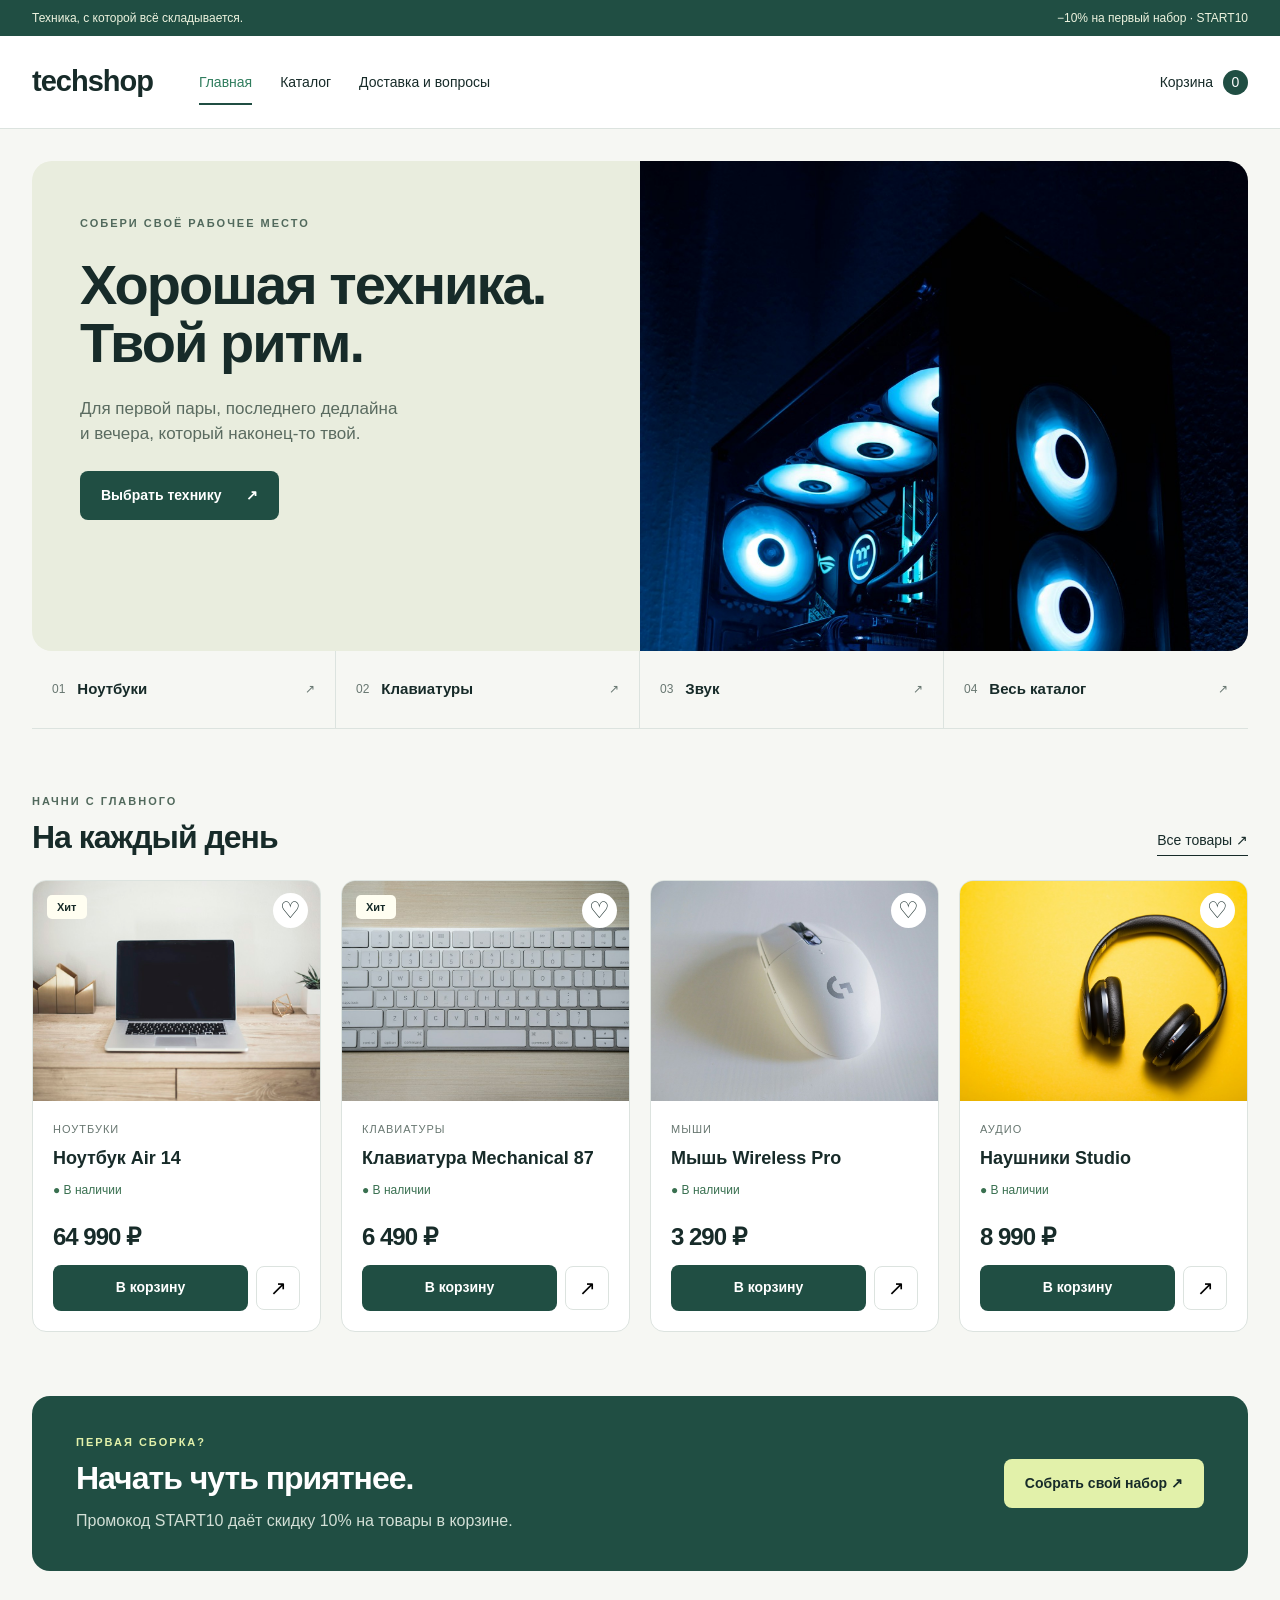
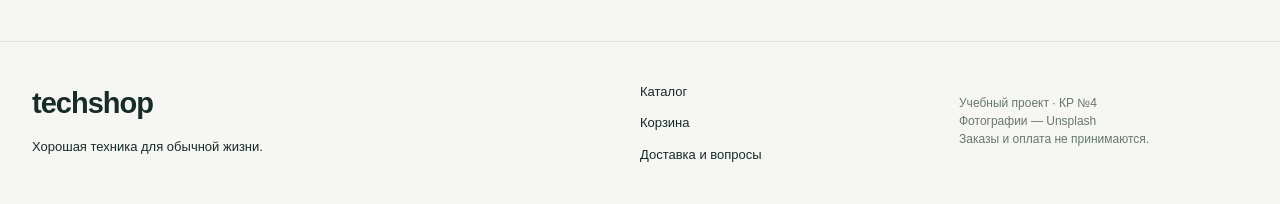
<file: index.html>
<!doctype html>
<html lang="ru">
  <head>
    <meta charset="utf-8" />
    <meta name="viewport" content="width=device-width, initial-scale=1" />
    <meta
      name="description"
      content="techshop — техника для учёбы, работы и отдыха. Техника для твоих задач."
    />
    <title>Техника для твоих задач — techshop</title>
    <link rel="stylesheet" href="css/style.css" />
    <link rel="stylesheet" href="css/responsive.css" />
    <script src="js/data.js" defer></script>
    <script src="js/cart.js" defer></script>
    <script src="js/catalog.js" defer></script>
    <script src="js/modal.js" defer></script>
    <script src="js/validation.js" defer></script>
    <script src="js/main.js?v=2" defer></script>
  </head>
  <body>
    <a class="skip-link" href="#main-content">Перейти к содержимому</a>
    <div class="topbar">
      <div class="container">
        <span>Техника, с которой всё складывается.</span
        ><span>−10% на первый набор · START10</span>
      </div>
    </div>
    <header class="site-header">
      <div class="container header-inner">
        <a class="brand" href="index.html">techshop</a><button
          class="menu-toggle secondary"
          type="button"
          aria-expanded="false"
          aria-controls="site-menu"
          hidden
        >
          Меню
        </button>
        <nav id="site-menu" aria-label="Основная навигация">
          <a href="index.html" aria-current="page">Главная</a
          ><a href="catalog.html">Каталог</a
          ><a href="contacts.html">Доставка и вопросы</a>
        </nav>
        <a class="cart-link" href="cart.html"
          >Корзина <span class="cart-count">0</span></a
        >
      </div>
    </header>
    <main class="container" id="main-content" tabindex="-1">
      <noscript
        ><p class="notice">
          Для каталога и корзины включите JavaScript в браузере.
        </p></noscript
      >
      <section class="hero">
        <div class="hero-copy">
          <p class="eyebrow">СОБЕРИ СВОЁ РАБОЧЕЕ МЕСТО</p>
          <h1>
            Хорошая техника.<br />
            Твой ритм.
          </h1>
          <p>
            Для первой пары, последнего дедлайна<br />
            и вечера, который наконец-то твой.
          </p>
          <a class="button" href="catalog.html"
            >Выбрать технику <span aria-hidden="true">↗</span></a
          >
          <div class="hero-tags">
            <span>Ноутбуки</span><span>Периферия</span><span>Аудио</span>
          </div>
        </div>
        <div class="hero-photo">
          <img
            src="images/product-6.jpg"
            alt="Компьютерная сборка с подсветкой"
            width="1000"
            height="900"
          />

        </div>
      </section>
      <section class="category-strip" aria-label="Категории">
        <a href="catalog.html?category=laptops"
          >01 <strong>Ноутбуки</strong> ↗</a
        ><a href="catalog.html?category=keyboards"
          >02 <strong>Клавиатуры</strong> ↗</a
        ><a href="catalog.html?category=audio">03 <strong>Звук</strong> ↗</a
        ><a href="catalog.html">04 <strong>Весь каталог</strong> ↗</a>
      </section>
      <section class="section">
        <div class="section-heading">
          <div>
            <p class="eyebrow">НАЧНИ С ГЛАВНОГО</p>
            <h2>На каждый день</h2>
          </div>
          <a href="catalog.html">Все товары ↗</a>
        </div>
        <div class="products-grid" id="featured"></div>
      </section>
      <section class="offer">
        <div>
          <p class="eyebrow">ПЕРВАЯ СБОРКА?</p>
          <h2>Начать чуть приятнее.</h2>
          <p>Промокод START10 даёт скидку 10% на товары в корзине.</p>
        </div>
        <a class="button light" href="catalog.html">Собрать свой набор ↗</a>
      </section>
    </main>
    <footer>
      <div class="container footer-grid">
        <div>
          <a class="brand" href="index.html">techshop</a>
          <p>Хорошая техника для обычной жизни.</p>
        </div>
        <div>
          <a href="catalog.html">Каталог</a><a href="cart.html">Корзина</a
          ><a href="contacts.html">Доставка и вопросы</a>
        </div>
        <p class="small muted">
          Учебный проект · КР №4<br />
          Фотографии — Unsplash<br />
          Заказы и оплата не принимаются.
        </p>
      </div>
    </footer>
    <div class="toast" id="toast" role="status" hidden></div>
    <dialog id="quick-view" aria-labelledby="quick-title">
      <button
        class="close-dialog secondary"
        type="button"
        aria-label="Закрыть просмотр"
      >
        ×
      </button>
      <div id="quick-content"></div>
    </dialog>
  </body>
</html>
</file>
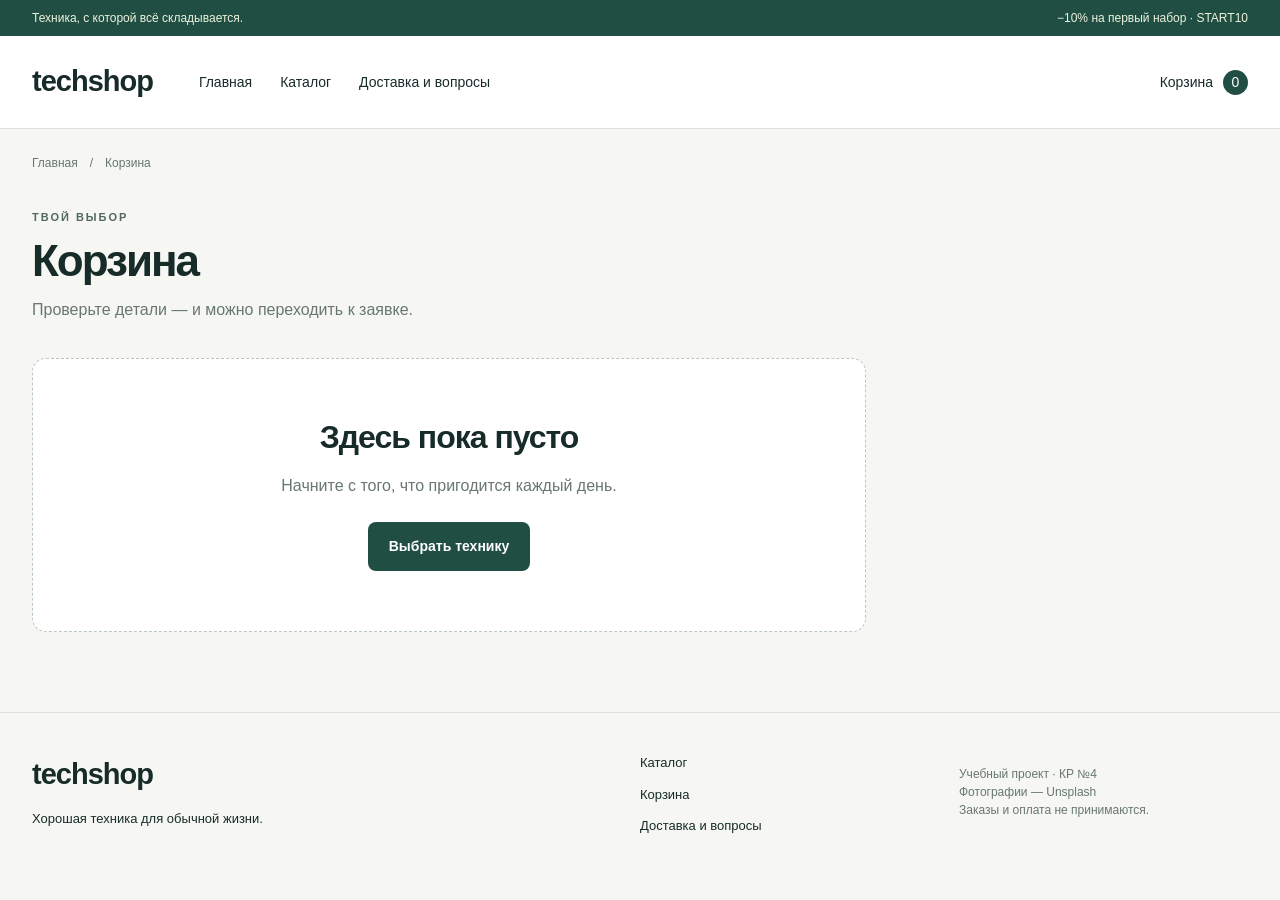
<file: cart.html>
<!doctype html>
<html lang="ru">
  <head>
    <meta charset="utf-8" />
    <meta name="viewport" content="width=device-width, initial-scale=1" />
    <meta
      name="description"
      content="techshop — техника для учёбы, работы и отдыха. Корзина."
    />
    <title>Корзина — techshop</title>
    <link rel="stylesheet" href="css/style.css" />
    <link rel="stylesheet" href="css/responsive.css" />
    <script src="js/data.js" defer></script>
    <script src="js/cart.js" defer></script>
    <script src="js/catalog.js" defer></script>
    <script src="js/modal.js" defer></script>
    <script src="js/validation.js" defer></script>
    <script src="js/main.js?v=2" defer></script>
  </head>
  <body>
    <a class="skip-link" href="#main-content">Перейти к содержимому</a>
    <div class="topbar">
      <div class="container">
        <span>Техника, с которой всё складывается.</span
        ><span>−10% на первый набор · START10</span>
      </div>
    </div>
    <header class="site-header">
      <div class="container header-inner">
        <a class="brand" href="index.html">techshop</a><button
          class="menu-toggle secondary"
          type="button"
          aria-expanded="false"
          aria-controls="site-menu"
          hidden
        >
          Меню
        </button>
        <nav id="site-menu" aria-label="Основная навигация">
          <a href="index.html">Главная</a><a href="catalog.html">Каталог</a
          ><a href="contacts.html">Доставка и вопросы</a>
        </nav>
        <a class="cart-link" href="cart.html"
          >Корзина <span class="cart-count">0</span></a
        >
      </div>
    </header>
    <main class="container" id="main-content" tabindex="-1">
      <p class="breadcrumbs">
        <a href="index.html">Главная</a><span>/</span>Корзина
      </p>
      <noscript
        ><p class="notice">
          Для каталога и корзины включите JavaScript в браузере.
        </p></noscript
      >
      <div class="page-heading">
        <p class="eyebrow">ТВОЙ ВЫБОР</p>
        <h1>Корзина</h1>
        <p>Проверьте детали — и можно переходить к заявке.</p>
      </div>
      <div class="checkout-layout">
        <section id="cart-items" aria-label="Товары в корзине"></section>
        <aside class="summary" id="cart-summary">
          <h2>Итого</h2>
          <p class="summary-line">
            <span>Товары</span><strong id="subtotal"></strong>
          </p>
          <label for="promo">Есть промокод?</label>
          <div class="promo-row">
            <input id="promo" placeholder="START10" /><button
              class="button secondary"
              id="apply-promo"
              type="button"
            >
              Применить
            </button>
          </div>
          <p id="promo-message" role="status"></p>
          <p class="summary-line">
            <span>Скидка</span><strong id="discount"></strong>
          </p>
          <p class="total" id="cart-total"></p>
          <a class="button wide" href="order.html">Оформить заявку ↗</a>
          <p class="muted small">
            Доставку или самовывоз выберем на следующем шаге.
          </p>
        </aside>
      </div>
    </main>
    <footer>
      <div class="container footer-grid">
        <div>
          <a class="brand" href="index.html">techshop</a>
          <p>Хорошая техника для обычной жизни.</p>
        </div>
        <div>
          <a href="catalog.html">Каталог</a><a href="cart.html">Корзина</a
          ><a href="contacts.html">Доставка и вопросы</a>
        </div>
        <p class="small muted">
          Учебный проект · КР №4<br />Фотографии — Unsplash<br />Заказы и оплата
          не принимаются.
        </p>
      </div>
    </footer>
    <div class="toast" id="toast" role="status" hidden></div>
    <dialog id="quick-view" aria-labelledby="quick-title">
      <button
        class="close-dialog secondary"
        type="button"
        aria-label="Закрыть просмотр"
      >
        ×
      </button>
      <div id="quick-content"></div>
    </dialog>
  </body>
</html>
</file>
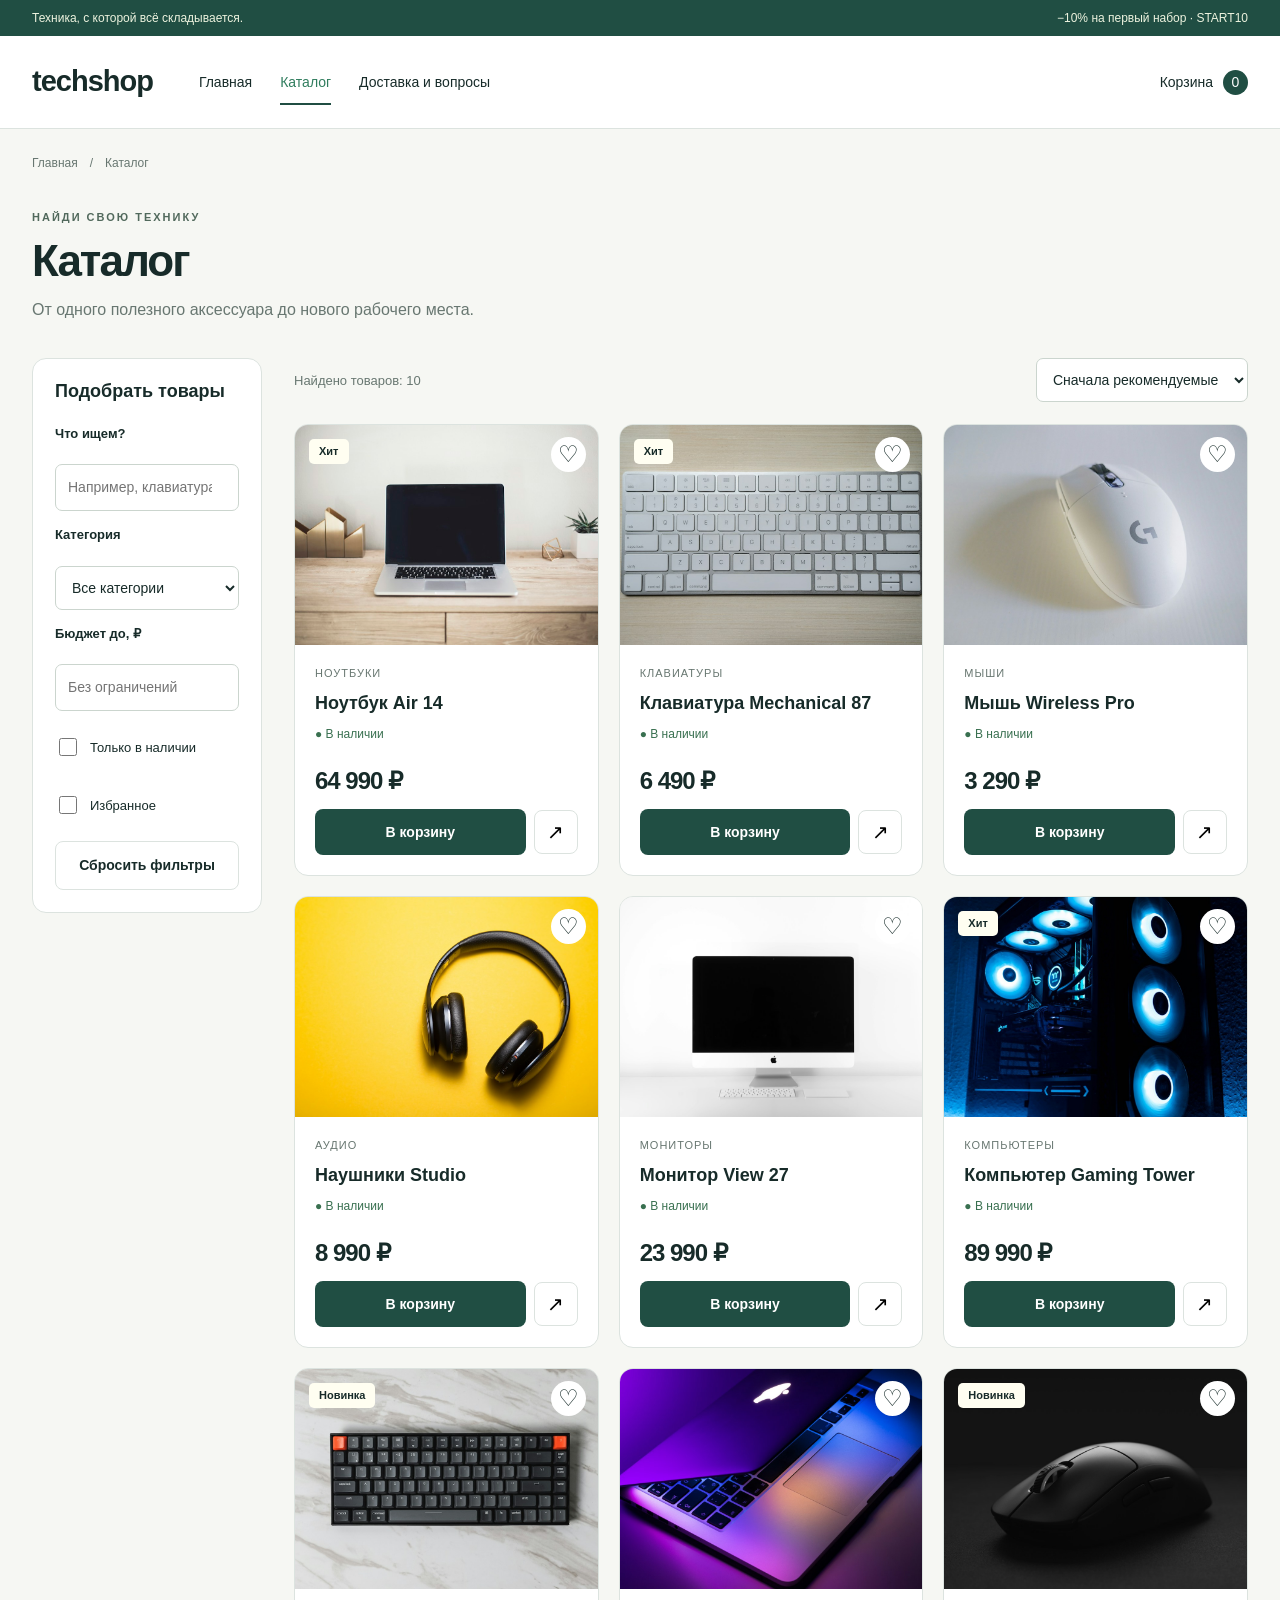
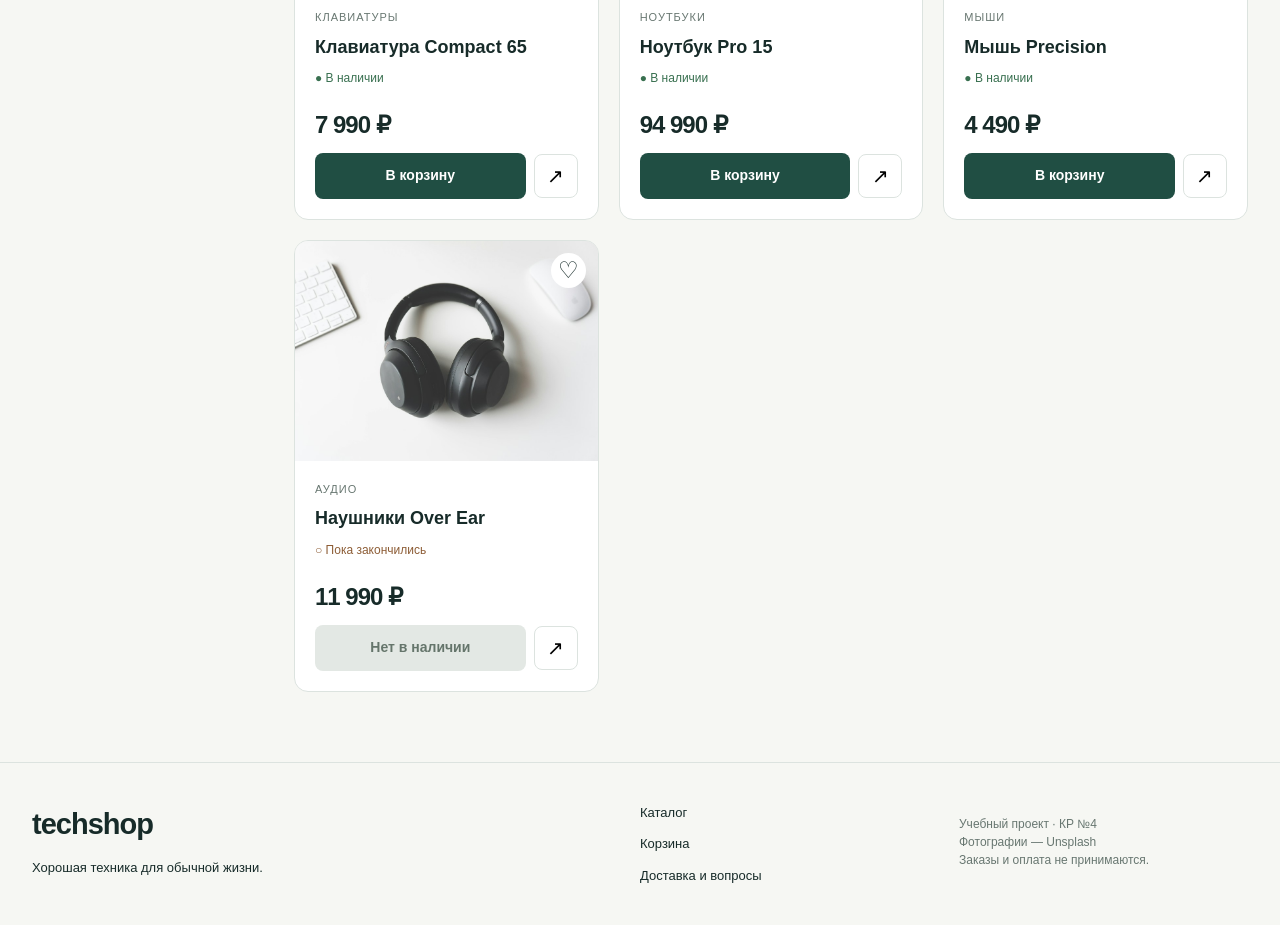
<file: catalog.html>
<!doctype html>
<html lang="ru">
  <head>
    <meta charset="utf-8" />
    <meta name="viewport" content="width=device-width, initial-scale=1" />
    <meta
      name="description"
      content="techshop — техника для учёбы, работы и отдыха. Каталог."
    />
    <title>Каталог — techshop</title>
    <link rel="stylesheet" href="css/style.css" />
    <link rel="stylesheet" href="css/responsive.css" />
    <script src="js/data.js" defer></script>
    <script src="js/cart.js" defer></script>
    <script src="js/catalog.js" defer></script>
    <script src="js/modal.js" defer></script>
    <script src="js/validation.js" defer></script>
    <script src="js/main.js?v=2" defer></script>
  </head>
  <body>
    <a class="skip-link" href="#main-content">Перейти к содержимому</a>
    <div class="topbar">
      <div class="container">
        <span>Техника, с которой всё складывается.</span
        ><span>−10% на первый набор · START10</span>
      </div>
    </div>
    <header class="site-header">
      <div class="container header-inner">
        <a class="brand" href="index.html">techshop</a><button
          class="menu-toggle secondary"
          type="button"
          aria-expanded="false"
          aria-controls="site-menu"
          hidden
        >
          Меню
        </button>
        <nav id="site-menu" aria-label="Основная навигация">
          <a href="index.html">Главная</a
          ><a href="catalog.html" aria-current="page">Каталог</a
          ><a href="contacts.html">Доставка и вопросы</a>
        </nav>
        <a class="cart-link" href="cart.html"
          >Корзина <span class="cart-count">0</span></a
        >
      </div>
    </header>
    <main class="container" id="main-content" tabindex="-1">
      <p class="breadcrumbs">
        <a href="index.html">Главная</a><span>/</span>Каталог
      </p>
      <noscript
        ><p class="notice">
          Для каталога и корзины включите JavaScript в браузере.
        </p></noscript
      >
      <div class="page-heading">
        <p class="eyebrow">НАЙДИ СВОЮ ТЕХНИКУ</p>
        <h1>Каталог</h1>
        <p>От одного полезного аксессуара до нового рабочего места.</p>
      </div>
      <div class="catalog-layout">
        <aside class="filters">
          <h2>Подобрать товары</h2>
          <label for="search">Что ищем?</label
          ><input
            id="search"
            type="search"
            placeholder="Например, клавиатура"
          /><label for="category">Категория</label
          ><select id="category">
            <option value="">Все категории</option>
            <option value="laptops">Ноутбуки</option>
            <option value="computers">Компьютеры</option>
            <option value="keyboards">Клавиатуры</option>
            <option value="mice">Мыши</option>
            <option value="audio">Аудио</option>
            <option value="monitors">Мониторы</option></select
          ><label for="max-price">Бюджет до, ₽</label
          ><input
            id="max-price"
            type="number"
            min="0"
            placeholder="Без ограничений"
          /><label class="check"
            ><input type="checkbox" id="available" /> Только в наличии</label
          ><label class="check"
            ><input type="checkbox" id="favorites-only" /> Избранное</label
          ><button type="button" class="button secondary" id="reset-filters">
            Сбросить фильтры
          </button>
        </aside>
        <section aria-label="Товары">
          <div class="catalog-toolbar">
            <p id="results-count" role="status"></p>
            <div>
              <label for="sort" class="sr-only">Сортировка</label
              ><select id="sort">
                <option value="default">Сначала рекомендуемые</option>
                <option value="cheap">Сначала дешевле</option>
                <option value="expensive">Сначала дороже</option>
                <option value="name">По названию: А–Я</option>
              </select>
            </div>
          </div>
          <div class="products-grid" id="catalog-products"></div>
          <div class="empty" id="empty-results" hidden>
            <span aria-hidden="true">⌕</span>
            <h2>Пока ничего не нашлось</h2>
            <p>Попробуйте другое название или уберите часть фильтров.</p>
            <button type="button" class="button" data-reset>
              Показать все товары
            </button>
          </div>
        </section>
      </div>
    </main>
    <footer>
      <div class="container footer-grid">
        <div>
          <a class="brand" href="index.html">techshop</a>
          <p>Хорошая техника для обычной жизни.</p>
        </div>
        <div>
          <a href="catalog.html">Каталог</a><a href="cart.html">Корзина</a
          ><a href="contacts.html">Доставка и вопросы</a>
        </div>
        <p class="small muted">
          Учебный проект · КР №4<br />Фотографии — Unsplash<br />Заказы и оплата
          не принимаются.
        </p>
      </div>
    </footer>
    <div class="toast" id="toast" role="status" hidden></div>
    <dialog id="quick-view" aria-labelledby="quick-title">
      <button
        class="close-dialog secondary"
        type="button"
        aria-label="Закрыть просмотр"
      >
        ×
      </button>
      <div id="quick-content"></div>
    </dialog>
  </body>
</html>
</file>
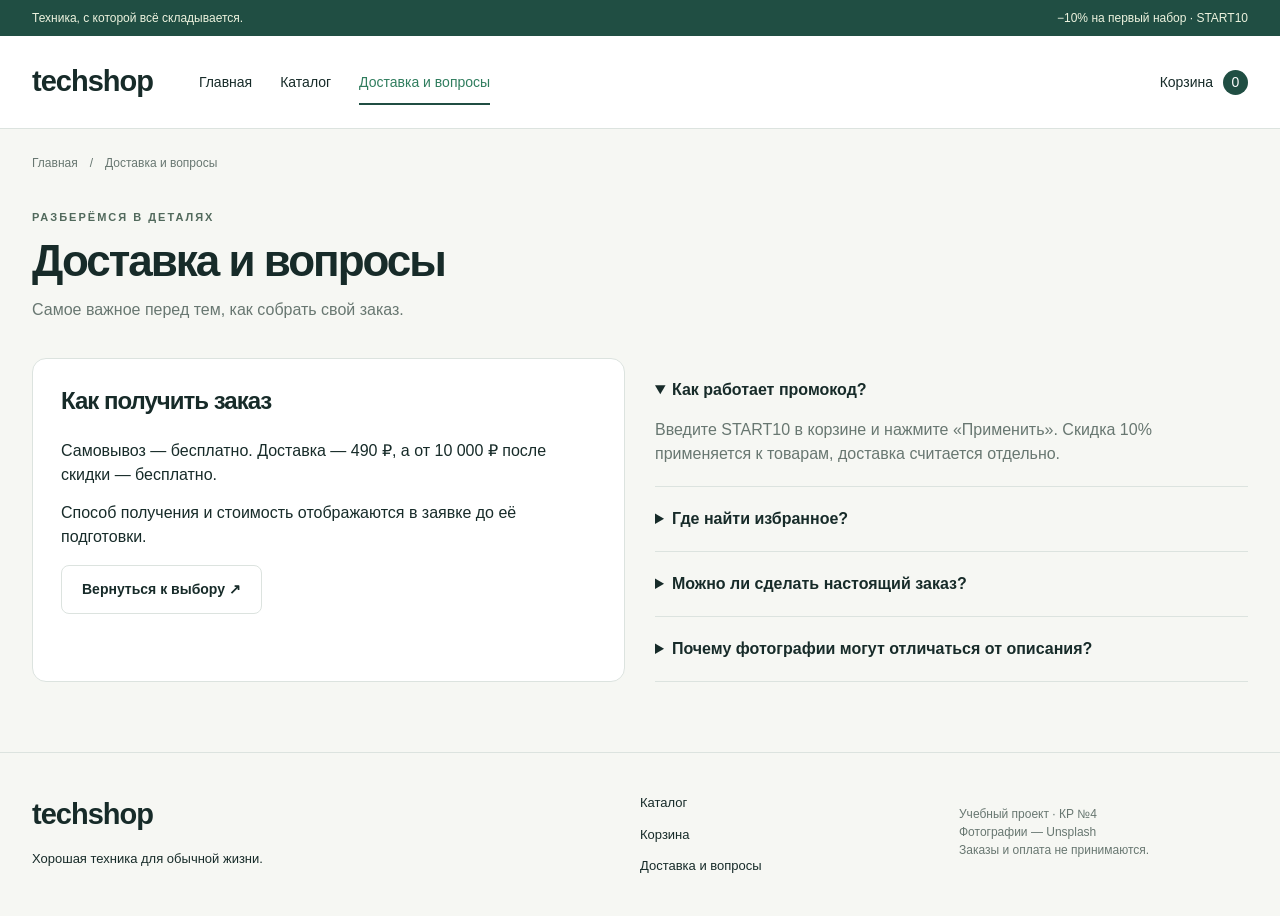
<file: contacts.html>
<!doctype html>
<html lang="ru">
  <head>
    <meta charset="utf-8" />
    <meta name="viewport" content="width=device-width, initial-scale=1" />
    <meta
      name="description"
      content="techshop — техника для учёбы, работы и отдыха. Доставка и вопросы."
    />
    <title>Доставка и вопросы — techshop</title>
    <link rel="stylesheet" href="css/style.css" />
    <link rel="stylesheet" href="css/responsive.css" />
    <script src="js/data.js" defer></script>
    <script src="js/cart.js" defer></script>
    <script src="js/catalog.js" defer></script>
    <script src="js/modal.js" defer></script>
    <script src="js/validation.js" defer></script>
    <script src="js/main.js?v=2" defer></script>
  </head>
  <body>
    <a class="skip-link" href="#main-content">Перейти к содержимому</a>
    <div class="topbar">
      <div class="container">
        <span>Техника, с которой всё складывается.</span
        ><span>−10% на первый набор · START10</span>
      </div>
    </div>
    <header class="site-header">
      <div class="container header-inner">
        <a class="brand" href="index.html">techshop</a><button
          class="menu-toggle secondary"
          type="button"
          aria-expanded="false"
          aria-controls="site-menu"
          hidden
        >
          Меню
        </button>
        <nav id="site-menu" aria-label="Основная навигация">
          <a href="index.html">Главная</a><a href="catalog.html">Каталог</a
          ><a href="contacts.html" aria-current="page">Доставка и вопросы</a>
        </nav>
        <a class="cart-link" href="cart.html"
          >Корзина <span class="cart-count">0</span></a
        >
      </div>
    </header>
    <main class="container" id="main-content" tabindex="-1">
      <p class="breadcrumbs">
        <a href="index.html">Главная</a><span>/</span>Доставка и вопросы
      </p>
      <noscript
        ><p class="notice">
          Для каталога и корзины включите JavaScript в браузере.
        </p></noscript
      >
      <div class="page-heading">
        <p class="eyebrow">РАЗБЕРЁМСЯ В ДЕТАЛЯХ</p>
        <h1>Доставка и вопросы</h1>
        <p>Самое важное перед тем, как собрать свой заказ.</p>
      </div>
      <div class="info-grid">
        <section class="form-panel">
          <h2>Как получить заказ</h2>
          <p>
            Самовывоз — бесплатно. Доставка — 490 ₽, а от 10 000 ₽ после скидки
            — бесплатно.
          </p>
          <p>
            Способ получения и стоимость отображаются в заявке до её подготовки.
          </p>
          <a class="button secondary" href="catalog.html"
            >Вернуться к выбору ↗</a
          >
        </section>
        <section class="faq">
          <details open>
            <summary>Как работает промокод?</summary>
            <p>
              Введите START10 в корзине и нажмите «Применить». Скидка 10%
              применяется к товарам, доставка считается отдельно.
            </p>
          </details>
          <details>
            <summary>Где найти избранное?</summary>
            <p>
              Нажмите сердечко у товара, затем включите фильтр «Избранное» в
              каталоге. Выбор сохранится в этом браузере.
            </p>
          </details>
          <details>
            <summary>Можно ли сделать настоящий заказ?</summary>
            <p>
              Пока нет: это демонстрация магазина. Заявка проверяется и
              подготавливается на странице, данные никуда не отправляются.
            </p>
          </details>
          <details>
            <summary>Почему фотографии могут отличаться от описания?</summary>
            <p>
              В каталоге используются фотографии техники с Unsplash. Названия,
              характеристики и цены приведены для учебного примера, это не
              предложения конкретных производителей.
            </p>
          </details>
        </section>
      </div>
    </main>
    <footer>
      <div class="container footer-grid">
        <div>
          <a class="brand" href="index.html">techshop</a>
          <p>Хорошая техника для обычной жизни.</p>
        </div>
        <div>
          <a href="catalog.html">Каталог</a><a href="cart.html">Корзина</a
          ><a href="contacts.html">Доставка и вопросы</a>
        </div>
        <p class="small muted">
          Учебный проект · КР №4<br />Фотографии — Unsplash<br />Заказы и оплата
          не принимаются.
        </p>
      </div>
    </footer>
    <div class="toast" id="toast" role="status" hidden></div>
    <dialog id="quick-view" aria-labelledby="quick-title">
      <button
        class="close-dialog secondary"
        type="button"
        aria-label="Закрыть просмотр"
      >
        ×
      </button>
      <div id="quick-content"></div>
    </dialog>
  </body>
</html>
</file>
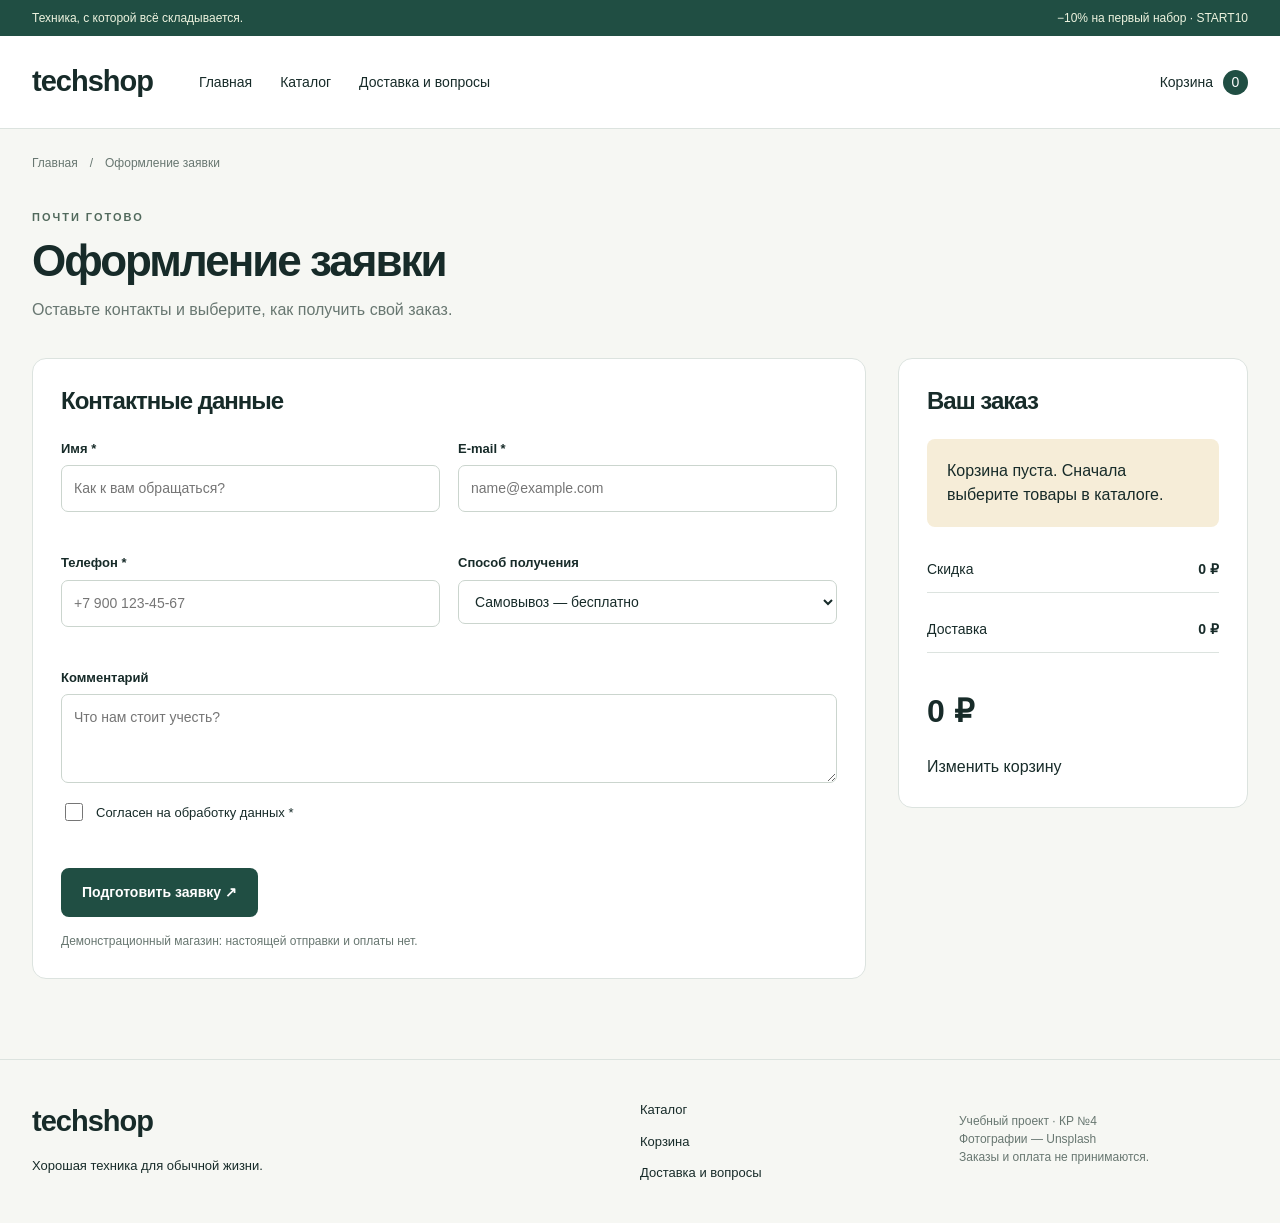
<file: order.html>
<!doctype html>
<html lang="ru">
  <head>
    <meta charset="utf-8" />
    <meta name="viewport" content="width=device-width, initial-scale=1" />
    <meta
      name="description"
      content="techshop — техника для учёбы, работы и отдыха. Оформление заявки."
    />
    <title>Оформление заявки — techshop</title>
    <link rel="stylesheet" href="css/style.css" />
    <link rel="stylesheet" href="css/responsive.css" />
    <script src="js/data.js" defer></script>
    <script src="js/cart.js" defer></script>
    <script src="js/catalog.js" defer></script>
    <script src="js/modal.js" defer></script>
    <script src="js/validation.js" defer></script>
    <script src="js/main.js?v=2" defer></script>
  </head>
  <body>
    <a class="skip-link" href="#main-content">Перейти к содержимому</a>
    <div class="topbar">
      <div class="container">
        <span>Техника, с которой всё складывается.</span
        ><span>−10% на первый набор · START10</span>
      </div>
    </div>
    <header class="site-header">
      <div class="container header-inner">
        <a class="brand" href="index.html">techshop</a><button
          class="menu-toggle secondary"
          type="button"
          aria-expanded="false"
          aria-controls="site-menu"
          hidden
        >
          Меню
        </button>
        <nav id="site-menu" aria-label="Основная навигация">
          <a href="index.html">Главная</a><a href="catalog.html">Каталог</a
          ><a href="contacts.html">Доставка и вопросы</a>
        </nav>
        <a class="cart-link" href="cart.html"
          >Корзина <span class="cart-count">0</span></a
        >
      </div>
    </header>
    <main class="container" id="main-content" tabindex="-1">
      <p class="breadcrumbs">
        <a href="index.html">Главная</a><span>/</span>Оформление заявки
      </p>
      <noscript
        ><p class="notice">
          Для каталога и корзины включите JavaScript в браузере.
        </p></noscript
      >
      <div class="page-heading">
        <p class="eyebrow">ПОЧТИ ГОТОВО</p>
        <h1>Оформление заявки</h1>
        <p>Оставьте контакты и выберите, как получить свой заказ.</p>
      </div>
      <div class="checkout-layout">
        <form id="order-form" class="form-panel" novalidate>
          <h2>Контактные данные</h2>
          <div class="form-grid">
            <div>
              <label for="name">Имя *</label
              ><input
                id="name"
                name="name"
                autocomplete="given-name"
                placeholder="Как к вам обращаться?"
                required
                aria-describedby="name-error"
              />
              <p class="error" id="name-error"></p>
            </div>
            <div>
              <label for="email">E-mail *</label
              ><input
                id="email"
                name="email"
                type="email"
                autocomplete="email"
                placeholder="name@example.com"
                required
                aria-describedby="email-error"
              />
              <p class="error" id="email-error"></p>
            </div>
            <div>
              <label for="phone">Телефон *</label
              ><input
                id="phone"
                name="phone"
                type="tel"
                autocomplete="tel"
                placeholder="+7 900 123-45-67"
                required
                aria-describedby="phone-error"
              />
              <p class="error" id="phone-error"></p>
            </div>
            <div>
              <label for="delivery">Способ получения</label
              ><select id="delivery" name="delivery">
                <option value="pickup">Самовывоз — бесплатно</option>
                <option value="courier">Доставка — от 0 до 490 ₽</option>
              </select>
            </div>
            <div class="full" id="address-field" hidden>
              <label for="address">Адрес доставки *</label
              ><input
                id="address"
                name="address"
                autocomplete="street-address"
                placeholder="Город, улица, дом, квартира"
                aria-describedby="address-error"
              />
              <p class="error" id="address-error"></p>
            </div>
            <div class="full">
              <label for="comment">Комментарий</label
              ><textarea
                id="comment"
                name="comment"
                rows="3"
                maxlength="1000"
                placeholder="Что нам стоит учесть?"
              ></textarea>
            </div>
          </div>
          <label class="check"
            ><input
              id="consent"
              name="consent"
              type="checkbox"
              required
              aria-describedby="consent-error"
            />
            Согласен на обработку данных *</label
          >
          <p class="error" id="consent-error"></p>
          <button class="button" type="submit">Подготовить заявку ↗</button>
          <p class="small muted">
            Демонстрационный магазин: настоящей отправки и оплаты нет.
          </p>
          <div id="form-message" role="status" tabindex="-1"></div>
        </form>
        <aside class="summary">
          <h2>Ваш заказ</h2>
          <div id="order-items"></div>
          <p class="summary-line">
            <span>Скидка</span><strong id="order-discount"></strong>
          </p>
          <p class="summary-line">
            <span>Доставка</span><strong id="shipping"></strong>
          </p>
          <p class="total" id="order-total"></p>
          <a href="cart.html">Изменить корзину</a>
        </aside>
      </div>
    </main>
    <footer>
      <div class="container footer-grid">
        <div>
          <a class="brand" href="index.html">techshop</a>
          <p>Хорошая техника для обычной жизни.</p>
        </div>
        <div>
          <a href="catalog.html">Каталог</a><a href="cart.html">Корзина</a
          ><a href="contacts.html">Доставка и вопросы</a>
        </div>
        <p class="small muted">
          Учебный проект · КР №4<br />Фотографии — Unsplash<br />Заказы и оплата
          не принимаются.
        </p>
      </div>
    </footer>
    <div class="toast" id="toast" role="status" hidden></div>
    <dialog id="quick-view" aria-labelledby="quick-title">
      <button
        class="close-dialog secondary"
        type="button"
        aria-label="Закрыть просмотр"
      >
        ×
      </button>
      <div id="quick-content"></div>
    </dialog>
  </body>
</html>
</file>
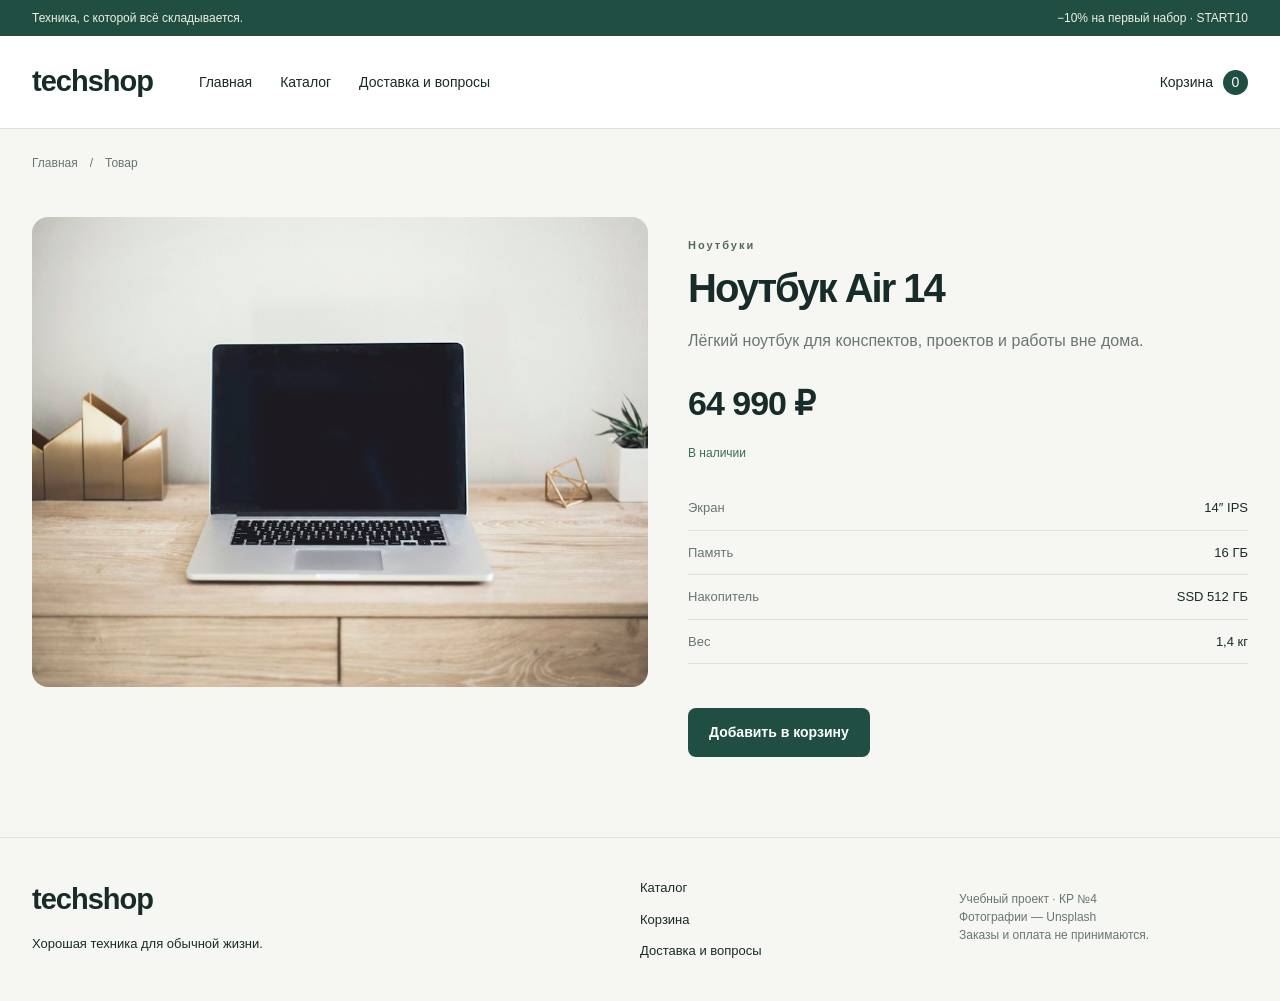
<file: product.html>
<!doctype html>
<html lang="ru">
  <head>
    <meta charset="utf-8" />
    <meta name="viewport" content="width=device-width, initial-scale=1" />
    <meta
      name="description"
      content="techshop — техника для учёбы, работы и отдыха. Товар."
    />
    <title>Товар — techshop</title>
    <link rel="stylesheet" href="css/style.css" />
    <link rel="stylesheet" href="css/responsive.css" />
    <script src="js/data.js" defer></script>
    <script src="js/cart.js" defer></script>
    <script src="js/catalog.js" defer></script>
    <script src="js/modal.js" defer></script>
    <script src="js/validation.js" defer></script>
    <script src="js/main.js?v=2" defer></script>
  </head>
  <body>
    <a class="skip-link" href="#main-content">Перейти к содержимому</a>
    <div class="topbar">
      <div class="container">
        <span>Техника, с которой всё складывается.</span
        ><span>−10% на первый набор · START10</span>
      </div>
    </div>
    <header class="site-header">
      <div class="container header-inner">
        <a class="brand" href="index.html">techshop</a><button
          class="menu-toggle secondary"
          type="button"
          aria-expanded="false"
          aria-controls="site-menu"
          hidden
        >
          Меню
        </button>
        <nav id="site-menu" aria-label="Основная навигация">
          <a href="index.html">Главная</a><a href="catalog.html">Каталог</a
          ><a href="contacts.html">Доставка и вопросы</a>
        </nav>
        <a class="cart-link" href="cart.html"
          >Корзина <span class="cart-count">0</span></a
        >
      </div>
    </header>
    <main class="container" id="main-content" tabindex="-1">
      <p class="breadcrumbs">
        <a href="index.html">Главная</a><span>/</span>Товар
      </p>
      <noscript
        ><p class="notice">
          Для каталога и корзины включите JavaScript в браузере.
        </p></noscript
      >
      <div id="product-detail"></div>
    </main>
    <footer>
      <div class="container footer-grid">
        <div>
          <a class="brand" href="index.html">techshop</a>
          <p>Хорошая техника для обычной жизни.</p>
        </div>
        <div>
          <a href="catalog.html">Каталог</a><a href="cart.html">Корзина</a
          ><a href="contacts.html">Доставка и вопросы</a>
        </div>
        <p class="small muted">
          Учебный проект · КР №4<br />Фотографии — Unsplash<br />Заказы и оплата
          не принимаются.
        </p>
      </div>
    </footer>
    <div class="toast" id="toast" role="status" hidden></div>
    <dialog id="quick-view" aria-labelledby="quick-title">
      <button
        class="close-dialog secondary"
        type="button"
        aria-label="Закрыть просмотр"
      >
        ×
      </button>
      <div id="quick-content"></div>
    </dialog>
  </body>
</html>
</file>
<file: css/style.css>
/* Новое оформление магазина; адаптивные сетки вынесены в responsive.css, как в КР3. */
:root {
  --ink: #172b29;
  --muted: #687771;
  --green: #204e43;
  --lime: #e2f1aa;
  --line: #dce3df;
  --bg: #f6f7f3;
  --white: #fff;
  --radius: 14px;
}
* {
  box-sizing: border-box;
}
body {
  margin: 0;
  background: var(--bg);
  color: var(--ink);
  font:
    16px/1.5 Arial,
    sans-serif;
}
a {
  color: inherit;
  text-decoration: none;
}
button,
input,
select,
textarea {
  font: inherit;
}
button,
a,
input,
select,
textarea {
  touch-action: manipulation;
}
button {
  cursor: pointer;
}
img {
  display: block;
  max-width: 100%;
  height: auto;
}
h1,
h2,
h3,
p {
  margin: 0;
}
h1 {
  font-size: clamp(36px, 5vw, 64px);
  line-height: 1.04;
  letter-spacing: -2px;
}
h2 {
  font-size: 32px;
  line-height: 1.15;
  letter-spacing: -1px;
}
h3 {
  font-size: 18px;
  line-height: 1.3;
}
p + p {
  margin-top: 14px;
}
.container {
  width: min(1240px, calc(100% - 64px));
  margin: auto;
}
.topbar {
  background: var(--green);
  color: #edf3df;
  font-size: 12px;
  padding: 9px 0;
}
.topbar .container {
  display: flex;
  justify-content: space-between;
  gap: 16px;
}
.site-header {
  background: var(--white);
  border-bottom: 1px solid var(--line);
}
.header-inner {
  display: flex;
  align-items: center;
  gap: 46px;
  min-height: 92px;
}
.brand {
  display: flex;
  align-items: center;
  gap: 10px;
  font-size: 29px;
  font-weight: 800;
  letter-spacing: -1px;
}
.brand-mark {
  background: var(--green);
  color: var(--lime);
  width: 36px;
  height: 36px;
  border-radius: 9px;
  text-align: center;
  line-height: 32px;
  font-size: 30px;
}
.brand-dot {
  color: #86a98e;
}
nav {
  display: flex;
  gap: 28px;
  font-size: 14px;
}
nav a {
  padding: 12px 0;
}
nav a[aria-current],
nav a:hover {
  color: #307d5e;
}
nav a[aria-current] {
  box-shadow: inset 0 -2px var(--green);
}
.cart-link {
  margin-left: auto;
  display: flex;
  align-items: center;
  gap: 10px;
  font-size: 14px;
}
.cart-count {
  background: var(--green);
  color: white;
  min-width: 25px;
  text-align: center;
  border-radius: 50%;
  padding: 2px 6px;
}
.button,
button.secondary {
  display: inline-flex;
  align-items: center;
  justify-content: center;
  gap: 24px;
  border: 1px solid transparent;
  background: var(--green);
  color: white;
  border-radius: 8px;
  padding: 13px 20px;
  font-size: 14px;
  font-weight: 600;
  min-height: 46px;
}
.button:hover {
  background: #143b31;
}
.button:disabled {
  background: #e3e8e4;
  color: #65756b;
  cursor: not-allowed;
}
.button.secondary,
button.secondary {
  border-color: var(--line);
  background: white;
  color: var(--ink);
}
.button.light {
  background: var(--lime);
  color: var(--ink);
}
.wide {
  width: 100%;
}
.hero {
  display: grid;
  grid-template-columns: 1fr 1fr;
  margin: 32px 0 0;
  background: #e9edde;
  border-radius: 20px;
  overflow: hidden;
  min-height: 480px;
}
.hero-copy {
  padding: 54px 48px;
  display: flex;
  align-items: flex-start;
  flex-direction: column;
  gap: 24px;
}
.eyebrow {
  font-size: 11px;
  font-weight: bold;
  letter-spacing: 2px;
  color: #51695c;
}
.hero-copy > p:not(.eyebrow) {
  color: #5a6b60;
  font-size: 17px;
}
.hero-photo {
  position: relative;
  min-width: 0;
}
.hero-photo > img {
  width: 100%;
  height: 100%;
  object-fit: cover;
}
.photo-caption {
  position: absolute;
  left: 28px;
  right: 28px;
  bottom: 28px;
  background: #152922d9;
  color: white;
  padding: 18px 22px;
  border: 1px solid #ffffff40;
  border-radius: 10px;
  display: grid;
  gap: 6px;
}
.photo-caption span {
  font-size: 10px;
  letter-spacing: 2px;
}
.photo-caption strong {
  font-size: 19px;
}
.hero-tags {
  display: flex;
  flex-wrap: wrap;
  gap: 8px;
  margin-top: auto;
}
.hero-tags span {
  border: 1px solid #bdc9b7;
  border-radius: 30px;
  padding: 5px 12px;
  font-size: 12px;
}
.category-strip {
  display: grid;
  grid-template-columns: repeat(4, 1fr);
  border-bottom: 1px solid var(--line);
}
.category-strip a {
  display: flex;
  align-items: center;
  gap: 12px;
  padding: 27px 20px;
  font-size: 12px;
  border-right: 1px solid var(--line);
  color: var(--muted);
}
.category-strip a:last-child {
  border: 0;
}
.category-strip strong {
  font-size: 15px;
  color: var(--ink);
  margin-right: auto;
}
.section {
  margin: 64px 0;
}
.section-heading {
  display: flex;
  justify-content: space-between;
  align-items: end;
  margin-bottom: 24px;
  gap: 20px;
}
.section-heading .eyebrow {
  margin-bottom: 10px;
}
.section-heading > a {
  font-size: 14px;
  border-bottom: 1px solid var(--ink);
  padding-bottom: 4px;
}
.products-grid {
  display: grid;
  gap: 20px;
}
.product-card {
  min-width: 0;
  background: white;
  border: 1px solid var(--line);
  border-radius: var(--radius);
  overflow: hidden;
  display: flex;
  flex-direction: column;
  transition: box-shadow 0.2s;
}
.product-card:hover {
  box-shadow: 0 10px 25px #172b2910;
}
.card-photo {
  height: 220px;
  position: relative;
  background: #e7ebe5;
  overflow: hidden;
}
.card-photo img {
  width: 100%;
  height: 100%;
  object-fit: cover;
  transition: transform 0.3s;
}
.product-card:hover .card-photo img {
  transform: scale(1.035);
}
.badge {
  position: absolute;
  left: 14px;
  top: 14px;
  background: #fffef1;
  padding: 4px 10px;
  border-radius: 5px;
  font-size: 11px;
  font-weight: bold;
}
.favorite {
  position: absolute;
  right: 12px;
  top: 12px;
  width: 35px;
  height: 35px;
  background: white;
  border: 0;
  border-radius: 50%;
  font-size: 23px;
  line-height: 1;
  color: var(--ink);
}
.favorite[aria-pressed="true"] {
  color: #9d3947;
}
.card-body {
  padding: 20px;
  display: flex;
  flex-direction: column;
  gap: 10px;
  flex: 1;
}
.category-label {
  color: var(--muted);
  font-size: 11px;
  text-transform: uppercase;
  letter-spacing: 1px;
}
.stock {
  font-size: 12px;
  color: #397050;
}
.stock.unavailable {
  color: #8d5d36;
}
.price {
  font-size: 24px;
  font-weight: bold;
  letter-spacing: -1px;
  margin-top: auto;
  padding-top: 10px;
}
.card-actions {
  display: flex;
  gap: 8px;
  align-items: center;
}
.card-actions .button {
  flex: 1;
  padding: 10px 14px;
}
.quick-button {
  background: transparent;
  border: 1px solid var(--line);
  border-radius: 8px;
  width: 44px;
  min-height: 44px;
  font-size: 20px;
}
.offer {
  margin: 50px 0 70px;
  background: var(--green);
  color: white;
  border-radius: 18px;
  padding: 38px 44px;
  display: flex;
  justify-content: space-between;
  align-items: center;
  gap: 24px;
}
.offer .eyebrow {
  color: var(--lime);
  margin-bottom: 10px;
}
.offer p:not(.eyebrow) {
  color: #d2dfd6;
  margin-top: 12px;
}
.breadcrumbs {
  font-size: 12px;
  color: var(--muted);
  padding: 25px 0;
  display: flex;
  gap: 12px;
}
.page-heading {
  padding: 12px 0 36px;
}
.page-heading h1 {
  font-size: 44px;
  margin: 12px 0 15px;
}
.page-heading > p:last-child {
  color: var(--muted);
}
.catalog-layout {
  display: grid;
  grid-template-columns: 230px minmax(0, 1fr);
  gap: 32px;
  margin-bottom: 70px;
}
.filters {
  padding: 22px;
  background: white;
  border: 1px solid var(--line);
  border-radius: var(--radius);
  align-self: start;
  display: grid;
  gap: 14px;
}
.filters h2 {
  font-size: 18px;
  letter-spacing: 0;
  margin-bottom: 8px;
}
label {
  font-size: 13px;
  font-weight: 600;
  display: block;
  margin-bottom: 7px;
}
input,
select,
textarea {
  width: 100%;
  border: 1px solid #cbd5ce;
  border-radius: 7px;
  background: white;
  color: var(--ink);
  padding: 12px;
  min-width: 0;
  font-size: 14px;
}
.check {
  display: flex;
  align-items: center;
  gap: 10px;
  font-weight: normal;
  margin: 10px 0;
}
.check input {
  width: 18px;
  height: 18px;
  accent-color: var(--green);
  flex-shrink: 0;
}
.catalog-toolbar {
  display: flex;
  justify-content: space-between;
  align-items: center;
  gap: 20px;
  margin-bottom: 22px;
  font-size: 13px;
  color: var(--muted);
}
.empty {
  text-align: center;
  padding: 60px 25px;
  background: white;
  border: 1px dashed #bac9bd;
  border-radius: 14px;
}
.empty > span {
  font-size: 40px;
}
.empty p {
  color: var(--muted);
  margin: 18px 0 24px;
}
.checkout-layout {
  display: grid;
  grid-template-columns: minmax(0, 1fr) 350px;
  gap: 32px;
  margin-bottom: 80px;
  align-items: start;
}
.summary,
.form-panel {
  background: white;
  border: 1px solid var(--line);
  border-radius: var(--radius);
  padding: 28px;
}
.summary h2,
.form-panel h2 {
  font-size: 24px;
  margin-bottom: 24px;
}
.summary-line {
  display: flex;
  justify-content: space-between;
  gap: 16px;
  font-size: 14px;
  padding: 12px 0;
  border-bottom: 1px solid var(--line);
}
.total {
  font-size: 32px;
  font-weight: bold;
  padding: 20px 0;
}
.small {
  font-size: 12px;
}
.muted {
  color: var(--muted);
}
.promo-row {
  display: flex;
  gap: 7px;
}
.summary > label {
  margin-top: 20px;
}
#promo-message {
  font-size: 12px;
  margin-top: 8px;
}
.cart-row {
  display: flex;
  align-items: center;
  gap: 22px;
  background: white;
  border: 1px solid var(--line);
  border-radius: 12px;
  padding: 18px;
  margin-bottom: 14px;
}
.cart-row img {
  width: 115px;
  height: 100px;
  object-fit: cover;
  border-radius: 8px;
}
.cart-info {
  flex: 1;
}
.cart-info h2 {
  font-size: 18px;
  letter-spacing: 0;
}
.quantity {
  display: flex;
  align-items: center;
  gap: 10px;
  margin-top: 12px;
}
.quantity button {
  border: 1px solid var(--line);
  background: white;
  border-radius: 5px;
  min-width: 32px;
  min-height: 32px;
}
.remove {
  background: transparent;
  color: #8c4343;
  border: 0;
  text-decoration: underline;
  font-size: 12px;
}
.form-grid {
  display: grid;
  grid-template-columns: 1fr 1fr;
  gap: 18px;
}
.full {
  grid-column: 1/-1;
}
.error {
  color: #ad2939;
  font-size: 12px;
  min-height: 18px;
  margin-top: 5px;
}
[aria-invalid="true"] {
  border-color: #ad2939;
}
.form-panel .button {
  margin-top: 16px;
}
.form-panel > .small {
  margin-top: 15px;
}
.success {
  padding: 20px;
  background: #e9f3e0;
  border-radius: 8px;
  margin-top: 20px;
}
.notice {
  padding: 20px;
  background: #f6edd8;
  border-radius: 8px;
  margin: 20px 0;
}
.info-grid {
  display: grid;
  grid-template-columns: 1fr 1fr;
  gap: 30px;
  margin-bottom: 70px;
}
.faq details {
  border-bottom: 1px solid var(--line);
  padding: 20px 0;
}
.faq summary {
  font-weight: bold;
  cursor: pointer;
}
.faq p {
  padding-top: 16px;
  color: var(--muted);
}
footer {
  border-top: 1px solid var(--line);
  padding: 40px 0;
  margin-top: 60px;
}
.footer-grid {
  display: grid;
  grid-template-columns: 2fr 1fr 1fr;
  gap: 30px;
  font-size: 13px;
}
.footer-grid > div:nth-child(2) {
  display: flex;
  flex-direction: column;
  gap: 12px;
}
.footer-grid p {
  margin-top: 12px;
}
.toast {
  position: fixed;
  bottom: 25px;
  left: 50%;
  transform: translateX(-50%);
  z-index: 30;
  background: var(--green);
  color: white;
  padding: 14px 24px;
  border-radius: 10px;
  box-shadow: 0 5px 30px #0003;
  max-width: 90vw;
  font-size: 14px;
}
dialog {
  border: 1px solid var(--line);
  border-radius: 20px;
  padding: 35px;
  width: min(780px, calc(100% - 30px));
  max-height: 90vh;
  overflow: auto;
}
dialog::backdrop {
  background: #071c18aa;
}
.close-dialog {
  float: right;
  font-size: 24px !important;
  padding: 3px 14px !important;
  min-height: 40px !important;
}
.detail-layout {
  display: grid;
  grid-template-columns: 1.1fr 1fr;
  gap: 40px;
  align-items: start;
  margin: 20px 0 50px;
}
.detail-layout > img {
  width: 100%;
  height: 470px;
  object-fit: cover;
  border-radius: 16px;
}
.detail-copy {
  padding: 20px 0;
}
.detail-copy h1 {
  font-size: 40px;
  margin: 14px 0 20px;
}
.detail-copy h2 {
  font-size: 29px;
  margin: 10px 0 20px;
}
.detail-copy .price {
  font-size: 34px;
  margin: 15px 0;
}
.detail-copy > .button {
  margin-top: 20px;
}
.specs {
  margin: 24px 0;
}
.specs div {
  display: flex;
  justify-content: space-between;
  gap: 20px;
  border-bottom: 1px solid var(--line);
  padding: 12px 0;
  font-size: 13px;
}
.specs dt {
  color: var(--muted);
}
.specs dd {
  margin: 0;
  text-align: right;
}
.skip-link {
  position: absolute;
  top: -80px;
  left: 20px;
  background: white;
  padding: 14px;
  z-index: 50;
}
.skip-link:focus {
  top: 10px;
}
:focus-visible {
  outline: 3px solid #ae681b;
  outline-offset: 4px;
}
.sr-only {
  position: absolute;
  width: 1px;
  height: 1px;
  overflow: hidden;
  clip-path: inset(50%);
}
[hidden] {
  display: none !important;
}
</file>
<file: css/responsive.css>
/* Развитие Mobile First сеток и меню из КР3. */
.products-grid {
  grid-template-columns: repeat(3, minmax(0, 1fr));
}
#featured {
  grid-template-columns: repeat(4, minmax(0, 1fr));
}
.menu-toggle {
  display: none !important;
}
@media (max-width: 1100px) {
  .container {
    width: calc(100% - 40px);
  }
  .hero-copy {
    padding: 38px 30px;
  }
  .header-inner {
    gap: 28px;
  }
  nav {
    gap: 18px;
  }
  .products-grid {
    grid-template-columns: repeat(2, minmax(0, 1fr));
  }
  #featured {
    grid-template-columns: repeat(2, minmax(0, 1fr));
  }
  .category-strip a {
    padding: 22px 10px;
  }
  .checkout-layout {
    grid-template-columns: minmax(0, 1fr) 310px;
  }
}
@media (max-width: 760px) {
  .container {
    width: calc(100% - 32px);
  }
  .topbar .container > span:first-child {
    display: none;
  }
  .topbar .container {
    justify-content: center;
  }
  .header-inner {
    min-height: 78px;
    flex-wrap: wrap;
    gap: 16px;
    padding: 16px 0;
  }
  .brand {
    font-size: 25px;
  }
  .menu-toggle {
    display: inline-flex !important;
    margin-left: auto;
    padding: 8px 12px !important;
  }
  .cart-link {
    margin-left: 0;
  }
  nav {
    order: 4;
    width: 100%;
    flex-direction: column;
    gap: 0;
  }
  nav[hidden] {
    display: none;
  }
  .hero {
    grid-template-columns: 1fr;
    margin-top: 20px;
  }
  .hero-copy {
    padding: 32px 24px;
    gap: 22px;
  }
  .hero-photo {
    height: 310px;
  }
  .hero-tags {
    margin-top: 8px;
  }
  .category-strip {
    grid-template-columns: 1fr 1fr;
  }
  .category-strip a:nth-child(2) {
    border: 0;
  }
  .section {
    margin: 40px 0;
  }
  .section-heading {
    align-items: center;
  }
  h2 {
    font-size: 27px;
  }
  .offer {
    padding: 28px;
    flex-direction: column;
    align-items: start;
    margin: 35px 0;
  }
  .catalog-layout,
  .checkout-layout,
  .info-grid,
  .detail-layout {
    grid-template-columns: 1fr;
    gap: 24px;
  }
  .filters {
    grid-template-columns: 1fr 1fr;
    gap: 12px;
  }
  .filters h2 {
    grid-column: 1/-1;
  }
  .filters > label:not(.check) {
    grid-column: 1/-1;
    margin: 0;
  }
  .filters > input,
  .filters > select {
    grid-column: 1/-1;
  }
  .filters > .button {
    grid-column: 1/-1;
  }
  .catalog-toolbar {
    align-items: start;
    flex-direction: column;
    gap: 10px;
  }
  .catalog-toolbar > div {
    width: 100%;
  }
  .page-heading h1 {
    font-size: 36px;
  }
  .summary {
    position: static;
  }
  .footer-grid {
    grid-template-columns: 1fr 1fr;
  }
  .footer-grid > div:first-child {
    grid-column: 1/-1;
  }
  .detail-layout > img {
    height: 340px;
  }
  .detail-copy {
    padding: 0;
  }
  .detail-copy h1 {
    font-size: 34px;
  }
  .cart-row {
    gap: 14px;
    flex-wrap: wrap;
  }
  .cart-row img {
    width: 85px;
    height: 85px;
  }
  .form-grid {
    grid-template-columns: 1fr;
  }
  .form-panel,
  .summary {
    padding: 22px;
  }
  .photo-caption {
    left: 18px;
    right: 18px;
    bottom: 18px;
  }
}
@media (max-width: 450px) {
  .products-grid,
  #featured {
    grid-template-columns: 1fr;
  }
  .card-photo {
    height: 250px;
  }
  .hero-photo {
    height: 280px;
  }
  .form-grid {
    gap: 12px;
  }
  .cart-count {
    font-size: 12px;
  }
  .cart-link {
    font-size: 12px;
  }
  .brand-mark {
    display: none;
  }
  .section-heading > a {
    font-size: 12px;
  }
  .hero-copy br {
    display: none;
  }
  .detail-layout > img {
    height: 290px;
  }
  .footer-grid {
    grid-template-columns: 1fr;
  }
  .quantity button {
    min-width: 40px;
    min-height: 40px;
  }
}
@media (prefers-reduced-motion: reduce) {
  *,
  *::before,
  *::after {
    transition: none !important;
    scroll-behavior: auto !important;
  }
}
.hero {
  height: 490px;
}
.hero h1 {
  font-size: 56px;
}
.card-body h2 {
  font-size: 18px;
  letter-spacing: 0;
  line-height: 1.3;
}
@media (max-width: 760px) {
  .hero {
    height: auto;
  }
  .hero h1 {
    font-size: 44px;
  }
}
@media (max-width: 450px) {
  .hero h1 {
    font-size: 40px;
  }
}
[hidden] {
  display: none !important;
}
</file>
